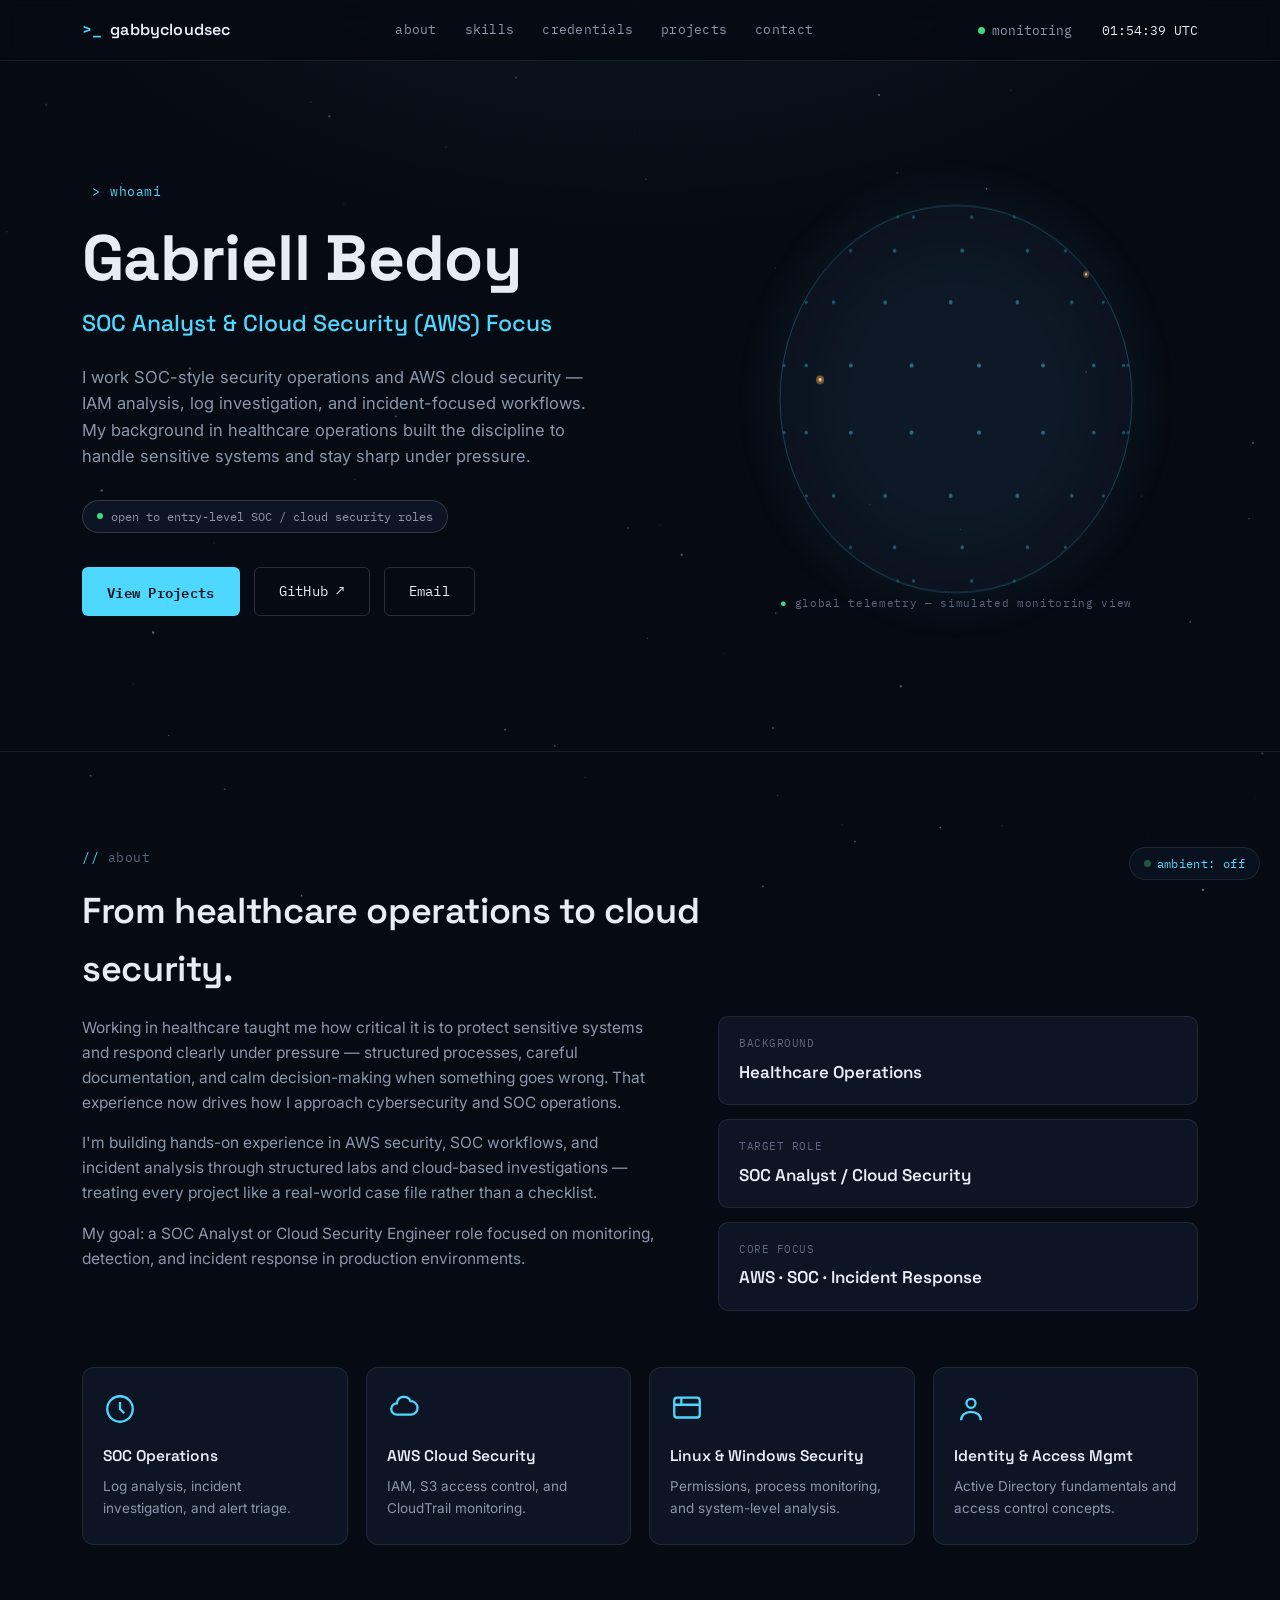
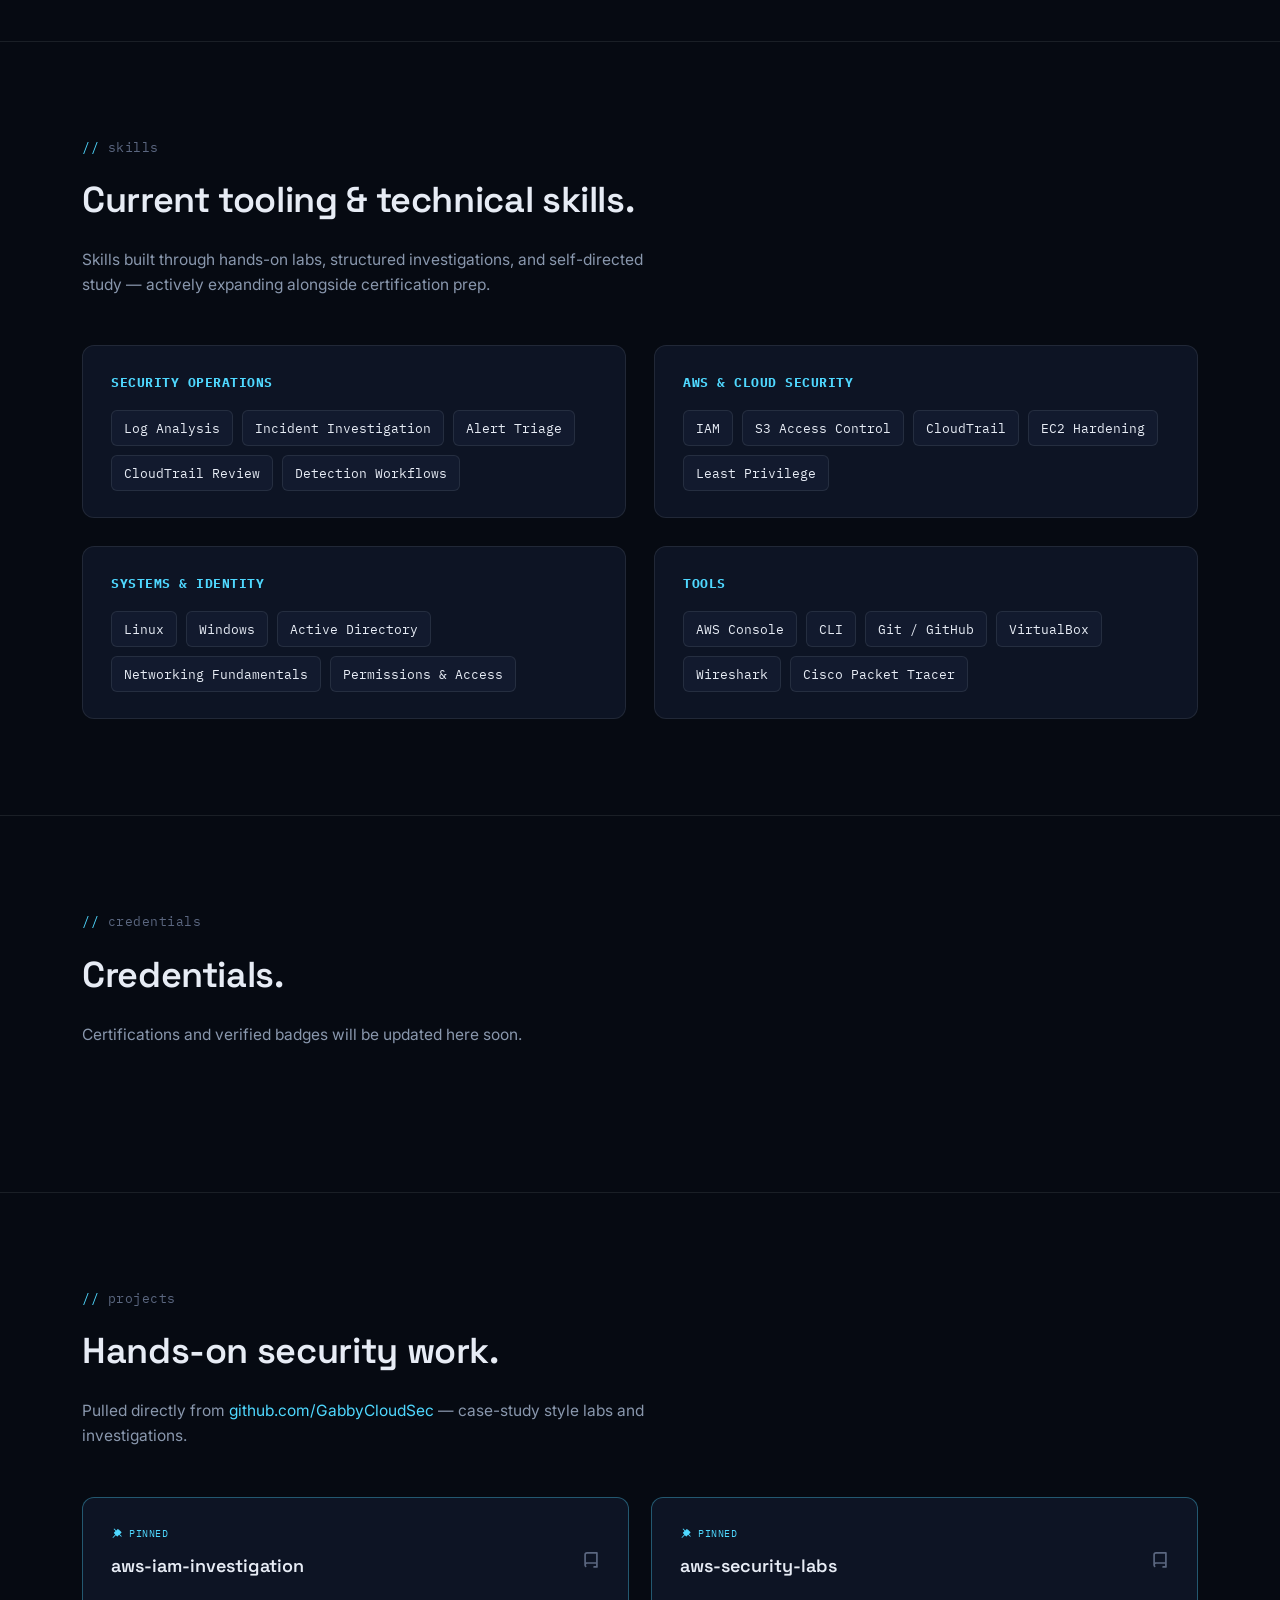
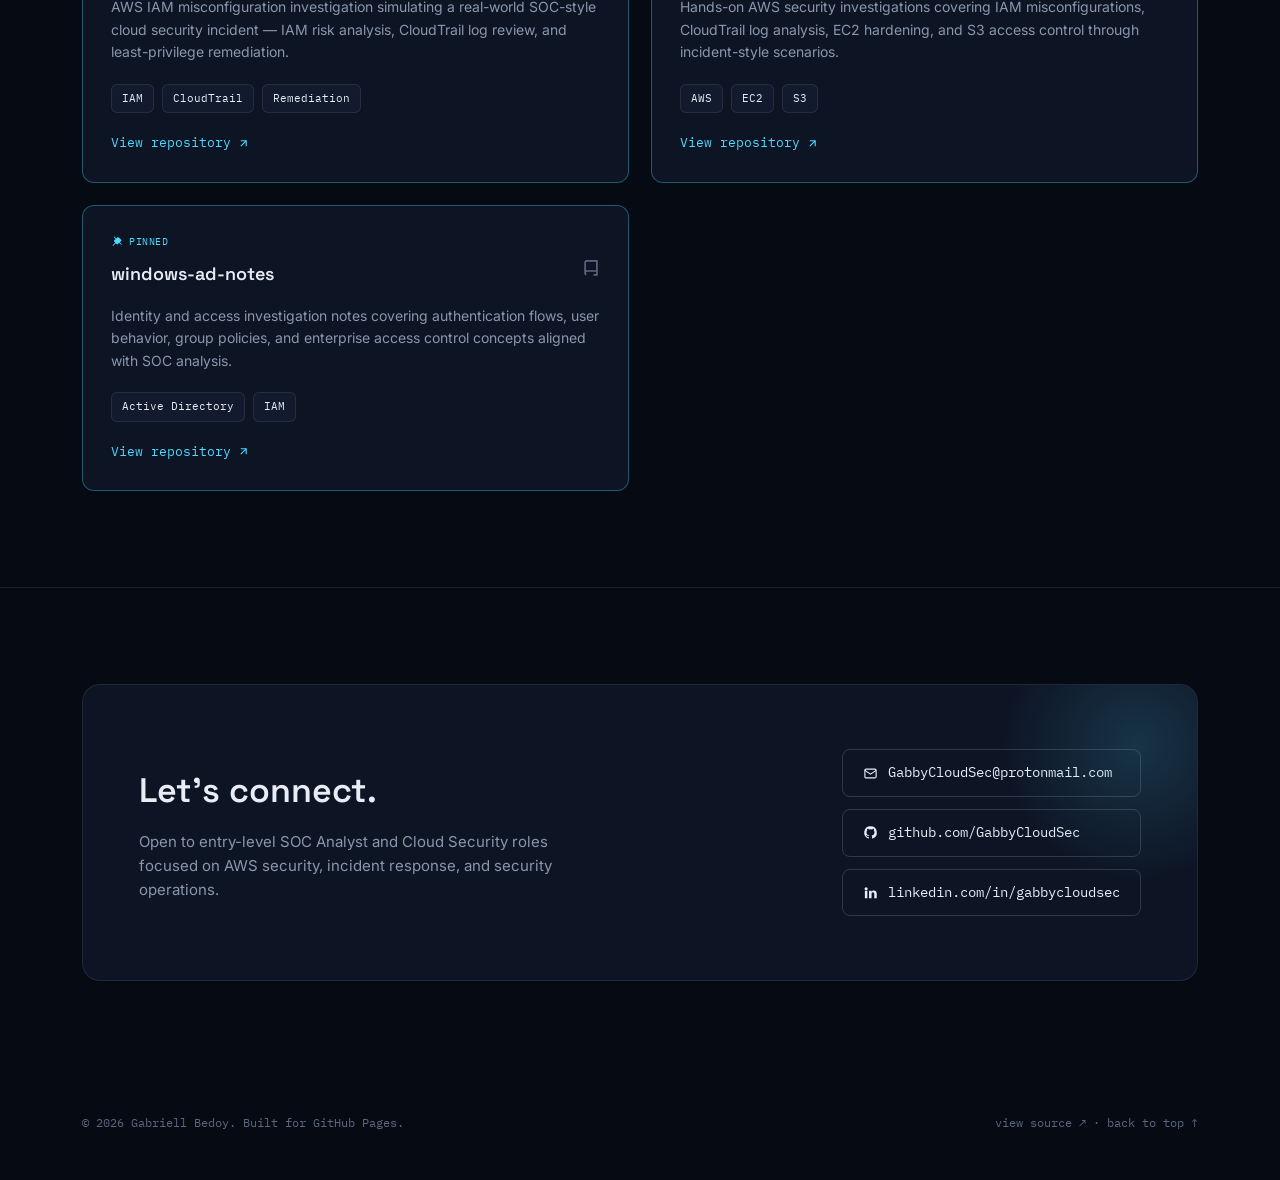
<file: index.html>
<!DOCTYPE html>
<html lang="en">
<head>
<meta charset="UTF-8">
<meta name="viewport" content="width=device-width, initial-scale=1.0">
<title>Gabriell Bedoy | SOC Analyst &amp; Cloud Security (AWS)</title>
<meta name="description" content="Gabriell Bedoy — aspiring SOC Analyst &amp; Cloud Security Engineer building hands-on AWS security, incident response, and SOC operations skills.">
<meta property="og:title" content="Gabriell Bedoy | SOC Analyst &amp; Cloud Security (AWS)">
<meta property="og:description" content="Aspiring SOC Analyst &amp; Cloud Security Engineer focused on AWS security, log analysis, and incident response.">
<meta property="og:type" content="website">
<meta property="og:url" content="https://gabbycloudsec.github.io">
<link rel="icon" href="data:image/svg+xml,%3Csvg xmlns='http://www.w3.org/2000/svg' viewBox='0 0 100 100'%3E%3Ccircle cx='50' cy='50' r='46' fill='%23060A12' stroke='%234FD8FF' stroke-width='4'/%3E%3Ccircle cx='50' cy='50' r='10' fill='%234FD8FF'/%3E%3C/svg%3E">
<link rel="preconnect" href="https://fonts.googleapis.com">
<link rel="preconnect" href="https://fonts.gstatic.com" crossorigin>
<link href="https://fonts.googleapis.com/css2?family=Space+Grotesk:wght@400;500;600;700&family=Inter:wght@400;500;600&family=IBM+Plex+Mono:wght@400;500;600&display=swap" rel="stylesheet">
<link rel="stylesheet" href="style.css">
</head>
<body>

<div id="starfield"><canvas id="starCanvas"></canvas></div>

<!-- ================= STATUS BAR / NAV ================= -->
<header class="statusbar">
  <div class="statusbar-inner">
    <a href="#top" class="brand"><span class="caret">&gt;_</span>gabbycloudsec</a>
    <nav class="nav-links" id="navLinks">
      <a href="#about">about</a>
      <a href="#skills">skills</a>
      <a href="#credentials">credentials</a>
      <a href="#projects">projects</a>
      <a href="#contact">contact</a>
    </nav>
    <div class="status-cluster mono">
      <div class="status-dot-row"><span class="pulse-dot"></span> monitoring</div>
      <span id="clock">--:--:-- UTC</span>
      <button class="menu-toggle" id="menuToggle" aria-label="Open menu" aria-expanded="false">
        <svg width="16" height="16" viewBox="0 0 24 24" fill="none" stroke="currentColor" stroke-width="2"><path d="M4 6h16M4 12h16M4 18h16"/></svg>
      </button>
    </div>
  </div>
  <div class="mobile-menu" id="mobileMenu">
    <a href="#about">about</a>
    <a href="#skills">skills</a>
    <a href="#credentials">credentials</a>
    <a href="#projects">projects</a>
    <a href="#contact">contact</a>
  </div>
</header>

<main id="top">

  <!-- ================= HERO ================= -->
  <section class="hero" style="border-bottom:1px solid var(--line);">
    <div class="wrap hero-grid">
      <div>
        <div class="eyebrow"><span class="blink">&gt;</span> whoami</div>
        <h1 class="name">Gabriell Bedoy</h1>
        <div class="role-line">SOC Analyst &amp; Cloud Security (AWS) Focus</div>
        <p class="lede">I work SOC-style security operations and AWS cloud security — IAM analysis, log investigation, and incident-focused workflows. My background in healthcare operations built the discipline to handle sensitive systems and stay sharp under pressure.</p>
        <div class="pill-row">
          <span class="pill"><span class="dot"></span> open to entry-level SOC / cloud security roles</span>
        </div>
        <div class="cta-row">
          <a href="#projects" class="btn btn-primary">View Projects</a>
          <a href="https://github.com/GabbyCloudSec" target="_blank" rel="noopener" class="btn btn-ghost">GitHub ↗</a>
          <a href="mailto:GabbyCloudSec@protonmail.com" class="btn btn-ghost">Email</a>
        </div>
      </div>
      <div class="globe-stage">
        <canvas id="globeCanvas" width="440" height="440"></canvas>
        <div class="globe-caption"><span>●</span> global telemetry — simulated monitoring view</div>
      </div>
    </div>
  </section>

  <!-- ================= ABOUT ================= -->
  <section id="about">
    <div class="wrap">
      <div class="sec-eyebrow"><span class="accent">//</span> about</div>
      <h2 class="sec-title">From healthcare operations to cloud security.</h2>
      <div class="about-grid">
        <div class="about-copy">
          <p>Working in healthcare taught me how critical it is to protect sensitive systems and respond clearly under pressure — structured processes, careful documentation, and calm decision-making when something goes wrong. That experience now drives how I approach cybersecurity and SOC operations.</p>
          <p>I'm building hands-on experience in AWS security, SOC workflows, and incident analysis through structured labs and cloud-based investigations — treating every project like a real-world case file rather than a checklist.</p>
          <p>My goal: a SOC Analyst or Cloud Security Engineer role focused on monitoring, detection, and incident response in production environments.</p>
        </div>
        <div class="stat-stack">
          <div class="stat-card"><div class="k">background</div><div class="v">Healthcare Operations</div></div>
          <div class="stat-card"><div class="k">target role</div><div class="v">SOC Analyst / Cloud Security</div></div>
          <div class="stat-card"><div class="k">core focus</div><div class="v">AWS · SOC · Incident Response</div></div>
        </div>
      </div>

      <div class="focus-grid">
        <div class="focus-card">
          <svg class="icon" viewBox="0 0 24 24" fill="none" stroke="currentColor" stroke-width="1.6"><circle cx="12" cy="12" r="9"/><path d="M12 7v5l3 3"/></svg>
          <h3>SOC Operations</h3>
          <p>Log analysis, incident investigation, and alert triage.</p>
        </div>
        <div class="focus-card">
          <svg class="icon" viewBox="0 0 24 24" fill="none" stroke="currentColor" stroke-width="1.6"><path d="M7 16a4 4 0 0 1 0-8 5 5 0 0 1 9.6-1.5A4.5 4.5 0 0 1 17 16H7Z"/></svg>
          <h3>AWS Cloud Security</h3>
          <p>IAM, S3 access control, and CloudTrail monitoring.</p>
        </div>
        <div class="focus-card">
          <svg class="icon" viewBox="0 0 24 24" fill="none" stroke="currentColor" stroke-width="1.6"><rect x="3" y="4" width="18" height="14" rx="2"/><path d="M3 9h18M8 4v5"/></svg>
          <h3>Linux &amp; Windows Security</h3>
          <p>Permissions, process monitoring, and system-level analysis.</p>
        </div>
        <div class="focus-card">
          <svg class="icon" viewBox="0 0 24 24" fill="none" stroke="currentColor" stroke-width="1.6"><circle cx="12" cy="8" r="3.2"/><path d="M5 20c0-3.6 3.1-6 7-6s7 2.4 7 6"/></svg>
          <h3>Identity &amp; Access Mgmt</h3>
          <p>Active Directory fundamentals and access control concepts.</p>
        </div>
      </div>
    </div>
  </section>

  <!-- ================= SKILLS ================= -->
  <section id="skills">
    <div class="wrap">
      <div class="sec-eyebrow"><span class="accent">//</span> skills</div>
      <h2 class="sec-title">Current tooling &amp; technical skills.</h2>
      <p class="sec-intro">Skills built through hands-on labs, structured investigations, and self-directed study — actively expanding alongside certification prep.</p>
      <div class="skills-grid">
        <div class="skill-group">
          <h3>Security Operations</h3>
          <div class="tag-row">
            <span class="tag">Log Analysis</span>
            <span class="tag">Incident Investigation</span>
            <span class="tag">Alert Triage</span>
            <span class="tag">CloudTrail Review</span>
            <span class="tag">Detection Workflows</span>
          </div>
        </div>
        <div class="skill-group">
          <h3>AWS &amp; Cloud Security</h3>
          <div class="tag-row">
            <span class="tag">IAM</span>
            <span class="tag">S3 Access Control</span>
            <span class="tag">CloudTrail</span>
            <span class="tag">EC2 Hardening</span>
            <span class="tag">Least Privilege</span>
          </div>
        </div>
        <div class="skill-group">
          <h3>Systems &amp; Identity</h3>
          <div class="tag-row">
            <span class="tag">Linux</span>
            <span class="tag">Windows</span>
            <span class="tag">Active Directory</span>
            <span class="tag">Networking Fundamentals</span>
            <span class="tag">Permissions &amp; Access</span>
          </div>
        </div>
        <div class="skill-group">
          <h3>Tools</h3>
          <div class="tag-row">
            <span class="tag">AWS Console</span>
            <span class="tag">CLI</span>
            <span class="tag">Git / GitHub</span>
            <span class="tag">VirtualBox</span>
            <span class="tag">Wireshark</span>
            <span class="tag">Cisco Packet Tracer</span>
          </div>
        </div>
      </div>
    </div>
  </section>

  <!-- ================= CREDENTIALS ================= -->
  <section id="credentials">
    <div class="wrap">
      <div class="sec-eyebrow"><span class="accent">//</span> credentials</div>
      <h2 class="sec-title">Credentials.</h2>
      <p class="sec-intro">Certifications and verified badges will be updated here soon.</p>
    </div>
  </section>

  <!-- ================= PROJECTS ================= -->
  <section id="projects">
    <div class="wrap">
      <div class="sec-eyebrow"><span class="accent">//</span> projects</div>
      <h2 class="sec-title">Hands-on security work.</h2>
      <p class="sec-intro">Pulled directly from <a href="https://github.com/GabbyCloudSec" target="_blank" rel="noopener" style="color:var(--cyan);">github.com/GabbyCloudSec</a> — case-study style labs and investigations.</p>

      <div class="project-grid">

        <div class="project-card pinned">
          <div class="pin-flag">
            <svg width="12" height="12" viewBox="0 0 24 24" fill="currentColor"><path d="M16 2 8 10l-5 1 6 6-1 5 5-5 6 6 1-5-8-8 4-8Z" opacity="0"/><path d="M14.7 3.3a1 1 0 0 1 1.4 0l4.6 4.6a1 1 0 0 1 0 1.4l-3 3 4 4-1.4 1.4-4-4-3 3a1 1 0 0 1-1.4 0L9.5 14.3 4 19.8l-1-1L8.5 13l-2.4-2.4a1 1 0 0 1 0-1.4l3-3-4-4L6.5 1l4 4 3-3a1 1 0 0 1 1.2.3Z"/></svg>
            pinned
          </div>
          <div class="project-head">
            <h3>aws-iam-investigation</h3>
            <svg class="repo-icon" viewBox="0 0 16 16" fill="currentColor"><path d="M2 2.5A2.5 2.5 0 0 1 4.5 0h8.75a.75.75 0 0 1 .75.75v12.5a.75.75 0 0 1-.75.75h-2.5a.75.75 0 1 1 0-1.5h1.75v-2H4.5a1 1 0 0 0-.714 1.7.75.75 0 0 1-1.072 1.05A2.495 2.495 0 0 1 2 11.5Zm10.5-1H4.5a1 1 0 0 0-1 1v6.708A2.5 2.5 0 0 1 4.5 9h8Z"/></svg>
          </div>
          <p class="desc">AWS IAM misconfiguration investigation simulating a real-world SOC-style cloud security incident — IAM risk analysis, CloudTrail log review, and least-privilege remediation.</p>
          <div class="project-tags">
            <span class="tag">IAM</span><span class="tag">CloudTrail</span><span class="tag">Remediation</span>
          </div>
          <a href="https://github.com/GabbyCloudSec/aws-iam-investigation" target="_blank" rel="noopener" class="project-link">
            View repository <svg viewBox="0 0 24 24" fill="none" stroke="currentColor" stroke-width="2"><path d="M7 17 17 7M7 7h10v10"/></svg>
          </a>
        </div>

        <div class="project-card pinned">
          <div class="pin-flag">
            <svg width="12" height="12" viewBox="0 0 24 24" fill="currentColor"><path d="M14.7 3.3a1 1 0 0 1 1.4 0l4.6 4.6a1 1 0 0 1 0 1.4l-3 3 4 4-1.4 1.4-4-4-3 3a1 1 0 0 1-1.4 0L9.5 14.3 4 19.8l-1-1L8.5 13l-2.4-2.4a1 1 0 0 1 0-1.4l3-3-4-4L6.5 1l4 4 3-3a1 1 0 0 1 1.2.3Z"/></svg>
            pinned
          </div>
          <div class="project-head">
            <h3>aws-security-labs</h3>
            <svg class="repo-icon" viewBox="0 0 16 16" fill="currentColor"><path d="M2 2.5A2.5 2.5 0 0 1 4.5 0h8.75a.75.75 0 0 1 .75.75v12.5a.75.75 0 0 1-.75.75h-2.5a.75.75 0 1 1 0-1.5h1.75v-2H4.5a1 1 0 0 0-.714 1.7.75.75 0 0 1-1.072 1.05A2.495 2.495 0 0 1 2 11.5Zm10.5-1H4.5a1 1 0 0 0-1 1v6.708A2.5 2.5 0 0 1 4.5 9h8Z"/></svg>
          </div>
          <p class="desc">Hands-on AWS security investigations covering IAM misconfigurations, CloudTrail log analysis, EC2 hardening, and S3 access control through incident-style scenarios.</p>
          <div class="project-tags">
            <span class="tag">AWS</span><span class="tag">EC2</span><span class="tag">S3</span>
          </div>
          <a href="https://github.com/GabbyCloudSec/aws-security-labs" target="_blank" rel="noopener" class="project-link">
            View repository <svg viewBox="0 0 24 24" fill="none" stroke="currentColor" stroke-width="2"><path d="M7 17 17 7M7 7h10v10"/></svg>
          </a>
        </div>

        <div class="project-card pinned">
          <div class="pin-flag">
            <svg width="12" height="12" viewBox="0 0 24 24" fill="currentColor"><path d="M14.7 3.3a1 1 0 0 1 1.4 0l4.6 4.6a1 1 0 0 1 0 1.4l-3 3 4 4-1.4 1.4-4-4-3 3a1 1 0 0 1-1.4 0L9.5 14.3 4 19.8l-1-1L8.5 13l-2.4-2.4a1 1 0 0 1 0-1.4l3-3-4-4L6.5 1l4 4 3-3a1 1 0 0 1 1.2.3Z"/></svg>
            pinned
          </div>
          <div class="project-head">
            <h3>windows-ad-notes</h3>
            <svg class="repo-icon" viewBox="0 0 16 16" fill="currentColor"><path d="M2 2.5A2.5 2.5 0 0 1 4.5 0h8.75a.75.75 0 0 1 .75.75v12.5a.75.75 0 0 1-.75.75h-2.5a.75.75 0 1 1 0-1.5h1.75v-2H4.5a1 1 0 0 0-.714 1.7.75.75 0 0 1-1.072 1.05A2.495 2.495 0 0 1 2 11.5Zm10.5-1H4.5a1 1 0 0 0-1 1v6.708A2.5 2.5 0 0 1 4.5 9h8Z"/></svg>
          </div>
          <p class="desc">Identity and access investigation notes covering authentication flows, user behavior, group policies, and enterprise access control concepts aligned with SOC analysis.</p>
          <div class="project-tags">
            <span class="tag">Active Directory</span><span class="tag">IAM</span>
          </div>
          <a href="https://github.com/GabbyCloudSec/windows-ad-notes" target="_blank" rel="noopener" class="project-link">
            View repository <svg viewBox="0 0 24 24" fill="none" stroke="currentColor" stroke-width="2"><path d="M7 17 17 7M7 7h10v10"/></svg>
          </a>
        </div>

      </div>
    </div>
  </section>

  <!-- ================= CONTACT ================= -->
  <section id="contact" class="contact-section">
    <div class="wrap">
      <div class="contact-panel">
        <div class="contact-copy">
          <h2>Let's connect.</h2>
          <p>Open to entry-level SOC Analyst and Cloud Security roles focused on AWS security, incident response, and security operations.</p>
        </div>
        <div class="contact-links">
          <a href="mailto:GabbyCloudSec@protonmail.com" class="contact-link-btn">
            <svg viewBox="0 0 24 24" fill="none" stroke="currentColor" stroke-width="1.8"><rect x="3" y="5" width="18" height="14" rx="2"/><path d="m3 7 9 6 9-6"/></svg>
            GabbyCloudSec@protonmail.com
          </a>
          <a href="https://github.com/GabbyCloudSec" target="_blank" rel="noopener" class="contact-link-btn">
            <svg viewBox="0 0 24 24" fill="currentColor"><path d="M12 2a10 10 0 0 0-3.16 19.5c.5.1.68-.22.68-.48v-1.7c-2.78.6-3.37-1.34-3.37-1.34-.45-1.15-1.1-1.46-1.1-1.46-.9-.62.07-.6.07-.6 1 .07 1.53 1.03 1.53 1.03.89 1.52 2.34 1.08 2.91.83.09-.65.35-1.08.63-1.33-2.22-.25-4.56-1.11-4.56-4.94 0-1.1.39-1.99 1.03-2.69-.1-.25-.45-1.27.1-2.64 0 0 .84-.27 2.75 1.02a9.5 9.5 0 0 1 5 0c1.91-1.3 2.75-1.02 2.75-1.02.55 1.37.2 2.39.1 2.64.64.7 1.03 1.59 1.03 2.69 0 3.84-2.35 4.69-4.58 4.94.36.31.68.92.68 1.85v2.75c0 .26.18.58.69.48A10 10 0 0 0 12 2Z"/></svg>
            github.com/GabbyCloudSec
          </a>
          <a href="https://www.linkedin.com/in/gabbycloudsec" target="_blank" rel="noopener" class="contact-link-btn">
            <svg viewBox="0 0 24 24" fill="currentColor"><path d="M4.98 3.5a2.5 2.5 0 1 1 0 5 2.5 2.5 0 0 1 0-5ZM3 9h4v12H3V9Zm6.5 0h3.8v1.71h.05c.53-1 1.83-2.06 3.77-2.06C21 8.65 22 11.05 22 14.4V21h-4v-6c0-1.43-.03-3.27-2-3.27-2 0-2.3 1.56-2.3 3.17V21h-4V9Z"/></svg>
            linkedin.com/in/gabbycloudsec
          </a>
        </div>
      </div>
    </div>
  </section>

</main>

<footer>
  <div class="wrap footer-inner">
    <span>© 2026 Gabriell Bedoy. Built for GitHub Pages.</span>
    <span><a href="https://github.com/GabbyCloudSec/gabbycloudsec.github.io" target="_blank" rel="noopener">view source ↗</a> · <a href="#top">back to top ↑</a></span>
  </div>
</footer>

<!-- ================= AMBIENT SOUND TOGGLE ================= -->
<button id="ambientToggle" class="mono" aria-label="Toggle ambient sound" style="
  position: fixed;
  bottom: 20px;
  right: 20px;
  z-index: 999;
  background: rgba(13,20,36,0.7);
  border: 1px solid var(--line, rgba(79,216,255,0.25));
  color: var(--cyan, #4FD8FF);
  border-radius: 999px;
  padding: 8px 14px;
  font-size: 12px;
  letter-spacing: 0.03em;
  cursor: pointer;
  backdrop-filter: blur(4px);
  display: flex;
  align-items: center;
  gap: 6px;
  transition: background 0.2s ease, border-color 0.2s ease;
">
  <span class="pulse-dot" id="ambientDot" style="opacity:0.35;"></span> ambient: off
</button>

<script>
/* ===================== AMBIENT SPACE NOISE ===================== */
(function(){
  let ctx, gainNode, isPlaying = false;
  const btn = document.getElementById('ambientToggle');
  const dot = document.getElementById('ambientDot');

  function startAmbient(){
    ctx = new (window.AudioContext || window.webkitAudioContext)();

    const bufferSize = 2 * ctx.sampleRate;
    const noiseBuffer = ctx.createBuffer(1, bufferSize, ctx.sampleRate);
    const output = noiseBuffer.getChannelData(0);
    let lastOut = 0;
    for (let i = 0; i < bufferSize; i++) {
      const white = Math.random() * 2 - 1;
      output[i] = (lastOut + 0.02 * white) / 1.02;
      lastOut = output[i];
      output[i] *= 3.5;
    }
    const noise = ctx.createBufferSource();
    noise.buffer = noiseBuffer;
    noise.loop = true;

    const noiseFilter = ctx.createBiquadFilter();
    noiseFilter.type = 'lowpass';
    noiseFilter.frequency.value = 400;

    const osc1 = ctx.createOscillator();
    osc1.type = 'sine';
    osc1.frequency.value = 55;

    const osc2 = ctx.createOscillator();
    osc2.type = 'sine';
    osc2.frequency.value = 55.5;

    const droneGain = ctx.createGain();
    droneGain.gain.value = 0.03;

    gainNode = ctx.createGain();
    gainNode.gain.value = 0;

    noise.connect(noiseFilter).connect(gainNode);
    osc1.connect(droneGain);
    osc2.connect(droneGain);
    droneGain.connect(gainNode);
    gainNode.connect(ctx.destination);

    noise.start();
    osc1.start();
    osc2.start();

    gainNode.gain.linearRampToValueAtTime(0.05, ctx.currentTime + 2);

    isPlaying = true;
    btn.innerHTML = '<span class="pulse-dot" style="opacity:1;"></span> ambient: on';
  }

  function stopAmbient(){
    if (gainNode) {
      gainNode.gain.linearRampToValueAtTime(0, ctx.currentTime + 1);
      setTimeout(() => ctx.close(), 1100);
    }
    isPlaying = false;
    btn.innerHTML = '<span class="pulse-dot" style="opacity:0.35;"></span> ambient: off';
  }

  btn.addEventListener('click', () => {
    if (!isPlaying) startAmbient();
    else stopAmbient();
  });
})();

/* ===================== CLOCK ===================== */
function tickClock(){
  const el = document.getElementById('clock');
  if(!el) return;
  const d = new Date();
  const hh = String(d.getUTCHours()).padStart(2,'0');
  const mm = String(d.getUTCMinutes()).padStart(2,'0');
  const ss = String(d.getUTCSeconds()).padStart(2,'0');
  el.textContent = `${hh}:${mm}:${ss} UTC`;
}
tickClock();
setInterval(tickClock, 1000);

/* ===================== MOBILE NAV ===================== */
(function(){
  const btn = document.getElementById('menuToggle');
  const menu = document.getElementById('mobileMenu');
  if(!btn || !menu) return;
  btn.addEventListener('click', () => {
    const open = menu.classList.toggle('open');
    btn.setAttribute('aria-expanded', open ? 'true' : 'false');
  });
  menu.querySelectorAll('a').forEach(a => a.addEventListener('click', () => {
    menu.classList.remove('open');
    btn.setAttribute('aria-expanded', 'false');
  }));
})();

/* ===================== STARFIELD ===================== */
(function(){
  const canvas = document.getElementById('starCanvas');
  const ctx = canvas.getContext('2d');
  const reduceMotion = window.matchMedia('(prefers-reduced-motion: reduce)').matches;
  let stars = [];
  function resize(){
    canvas.width = window.innerWidth * devicePixelRatio;
    canvas.height = window.innerHeight * devicePixelRatio;
    canvas.style.width = window.innerWidth + 'px';
    canvas.style.height = window.innerHeight + 'px';
    const count = Math.min(90, Math.floor(window.innerWidth/16));
    stars = Array.from({length:count}, () => ({
      x: Math.random()*canvas.width,
      y: Math.random()*canvas.height,
      r: Math.random()*1.0*devicePixelRatio + 0.25,
      a: Math.random()*0.35 + 0.08,
      tw: Math.random()*0.01 + 0.003,
      dir: Math.random() > 0.5 ? 1 : -1
    }));
  }
  function draw(){
    ctx.clearRect(0,0,canvas.width,canvas.height);
    for(const s of stars){
      if(!reduceMotion){
        s.a += s.tw*s.dir;
        if(s.a > 0.85 || s.a < 0.1) s.dir *= -1;
      }
      ctx.beginPath();
      ctx.arc(s.x, s.y, s.r, 0, Math.PI*2);
      ctx.fillStyle = `rgba(231,236,245,${s.a})`;
      ctx.fill();
    }
    if(!reduceMotion) requestAnimationFrame(draw);
  }
  window.addEventListener('resize', resize);
  resize();
  draw();
})();

/* ===================== ROTATING GLOBE (SOC monitoring visual) ===================== */
(function(){
  const canvas = document.getElementById('globeCanvas');
  if(!canvas) return;
  const ctx = canvas.getContext('2d');
  const reduceMotion = window.matchMedia('(prefers-reduced-motion: reduce)').matches;
  const DPR = Math.min(devicePixelRatio || 1, 2);

  function fitCanvas(){
    const size = canvas.clientWidth || 440;
    canvas.width = size * DPR;
    canvas.height = size * DPR;
  }
  fitCanvas();
  window.addEventListener('resize', fitCanvas);

  const LAT_STEPS = 9;
  const LON_STEPS = 16;
  const points = [];
  for(let i=1;i<LAT_STEPS;i++){
    const lat = (Math.PI * i/LAT_STEPS) - Math.PI/2;
    const ringR = Math.cos(lat);
    const y = Math.sin(lat);
    const steps = Math.max(6, Math.round(LON_STEPS * ringR));
    for(let j=0;j<steps;j++){
      const lon = (Math.PI*2*j/steps);
      points.push({lat, lon, baseY:y, ringR});
    }
  }

  const markers = [
    {lat: 0.70, lon: 0.0},
    {lat: 0.10, lon: 2.2},
    {lat: -0.45, lon: -1.6},
    {lat: 0.55, lon: -2.6}
  ];

  let rotation = 0;
  let arcTimer = 0;
  let activeArc = null;

  function project(lat, lon, rot, R){
    const totalLon = lon + rot;
    const x = Math.cos(lat) * Math.cos(totalLon);
    const z = Math.cos(lat) * Math.sin(totalLon);
    const y = Math.sin(lat);
    return { x: x*R, y: -y*R, z, visible: z > -0.15 };
  }

  function draw(){
    const size = canvas.width;
    const cx = size/2, cy = size/2;
    const R = size*0.40;
    ctx.clearRect(0,0,size,size);

    const grad = ctx.createRadialGradient(cx,cy,R*0.6,cx,cy,R*1.25);
    grad.addColorStop(0, 'rgba(79,216,255,0.10)');
    grad.addColorStop(1, 'rgba(79,216,255,0)');
    ctx.fillStyle = grad;
    ctx.beginPath();
    ctx.arc(cx,cy,R*1.25,0,Math.PI*2);
    ctx.fill();

    ctx.beginPath();
    ctx.arc(cx,cy,R,0,Math.PI*2);
    ctx.fillStyle = 'rgba(13,20,36,0.55)';
    ctx.fill();
    ctx.lineWidth = 1*DPR;
    ctx.strokeStyle = 'rgba(79,216,255,0.25)';
    ctx.stroke();

    for(const p of points){
      const proj = project(p.lat, p.lon, rotation, R);
      if(!proj.visible) continue;
      const depth = (proj.z + 1) / 2;
      const px = cx + proj.x, py = cy + proj.y;
      ctx.beginPath();
      ctx.arc(px, py, (0.9 + depth*1.1)*DPR, 0, Math.PI*2);
      ctx.fillStyle = `rgba(79,216,255,${0.10 + depth*0.35})`;
      ctx.fill();
    }

    const visMarkers = [];
    markers.forEach((m, idx) => {
      const proj = project(m.lat, m.lon, rotation, R);
      if(proj.visible){
        const depth = (proj.z + 1) / 2;
        const px = cx + proj.x, py = cy + proj.y;
        visMarkers.push({idx, px, py, depth});
        const pulse = 0.6 + 0.4*Math.sin(Date.now()/450 + idx*1.7);
        ctx.beginPath();
        ctx.arc(px, py, (3.2*DPR)*depth + pulse*1.5*DPR, 0, Math.PI*2);
        ctx.fillStyle = `rgba(255,180,84,${0.55*depth})`;
        ctx.fill();
        ctx.beginPath();
        ctx.arc(px, py, 1.8*DPR*depth, 0, Math.PI*2);
        ctx.fillStyle = '#ffd9a0';
        ctx.fill();
      }
    });

    if(!reduceMotion){
      arcTimer++;
      if(!activeArc && visMarkers.length >= 2 && arcTimer % 140 === 0){
        const a = visMarkers[Math.floor(Math.random()*visMarkers.length)];
        let b = visMarkers[Math.floor(Math.random()*visMarkers.length)];
        if(b.idx === a.idx) b = visMarkers[(visMarkers.indexOf(b)+1)%visMarkers.length];
        activeArc = {a, b, t:0};
      }
      if(activeArc){
        const {a,b} = activeArc;
        const midX = (a.px+b.px)/2, midY = (a.py+b.py)/2 - R*0.28;
        const t = activeArc.t;
        ctx.beginPath();
        ctx.moveTo(a.px,a.py);
        ctx.quadraticCurveTo(midX, midY, b.px, b.py);
        ctx.strokeStyle = 'rgba(79,216,255,0.35)';
        ctx.lineWidth = 1*DPR;
        ctx.stroke();
        const tt = t;
        const x = (1-tt)*(1-tt)*a.px + 2*(1-tt)*tt*midX + tt*tt*b.px;
        const y = (1-tt)*(1-tt)*a.py + 2*(1-tt)*tt*midY + tt*tt*b.py;
        ctx.beginPath();
        ctx.arc(x,y,2.2*DPR,0,Math.PI*2);
        ctx.fillStyle = '#4fd8ff';
        ctx.fill();
        activeArc.t += 0.018;
        if(activeArc.t >= 1) activeArc = null;
      }
    }

    if(!reduceMotion) rotation += 0.0032;
    requestAnimationFrame(draw);
  }
  draw();
})();
</script>

</body>
</html>
</file>
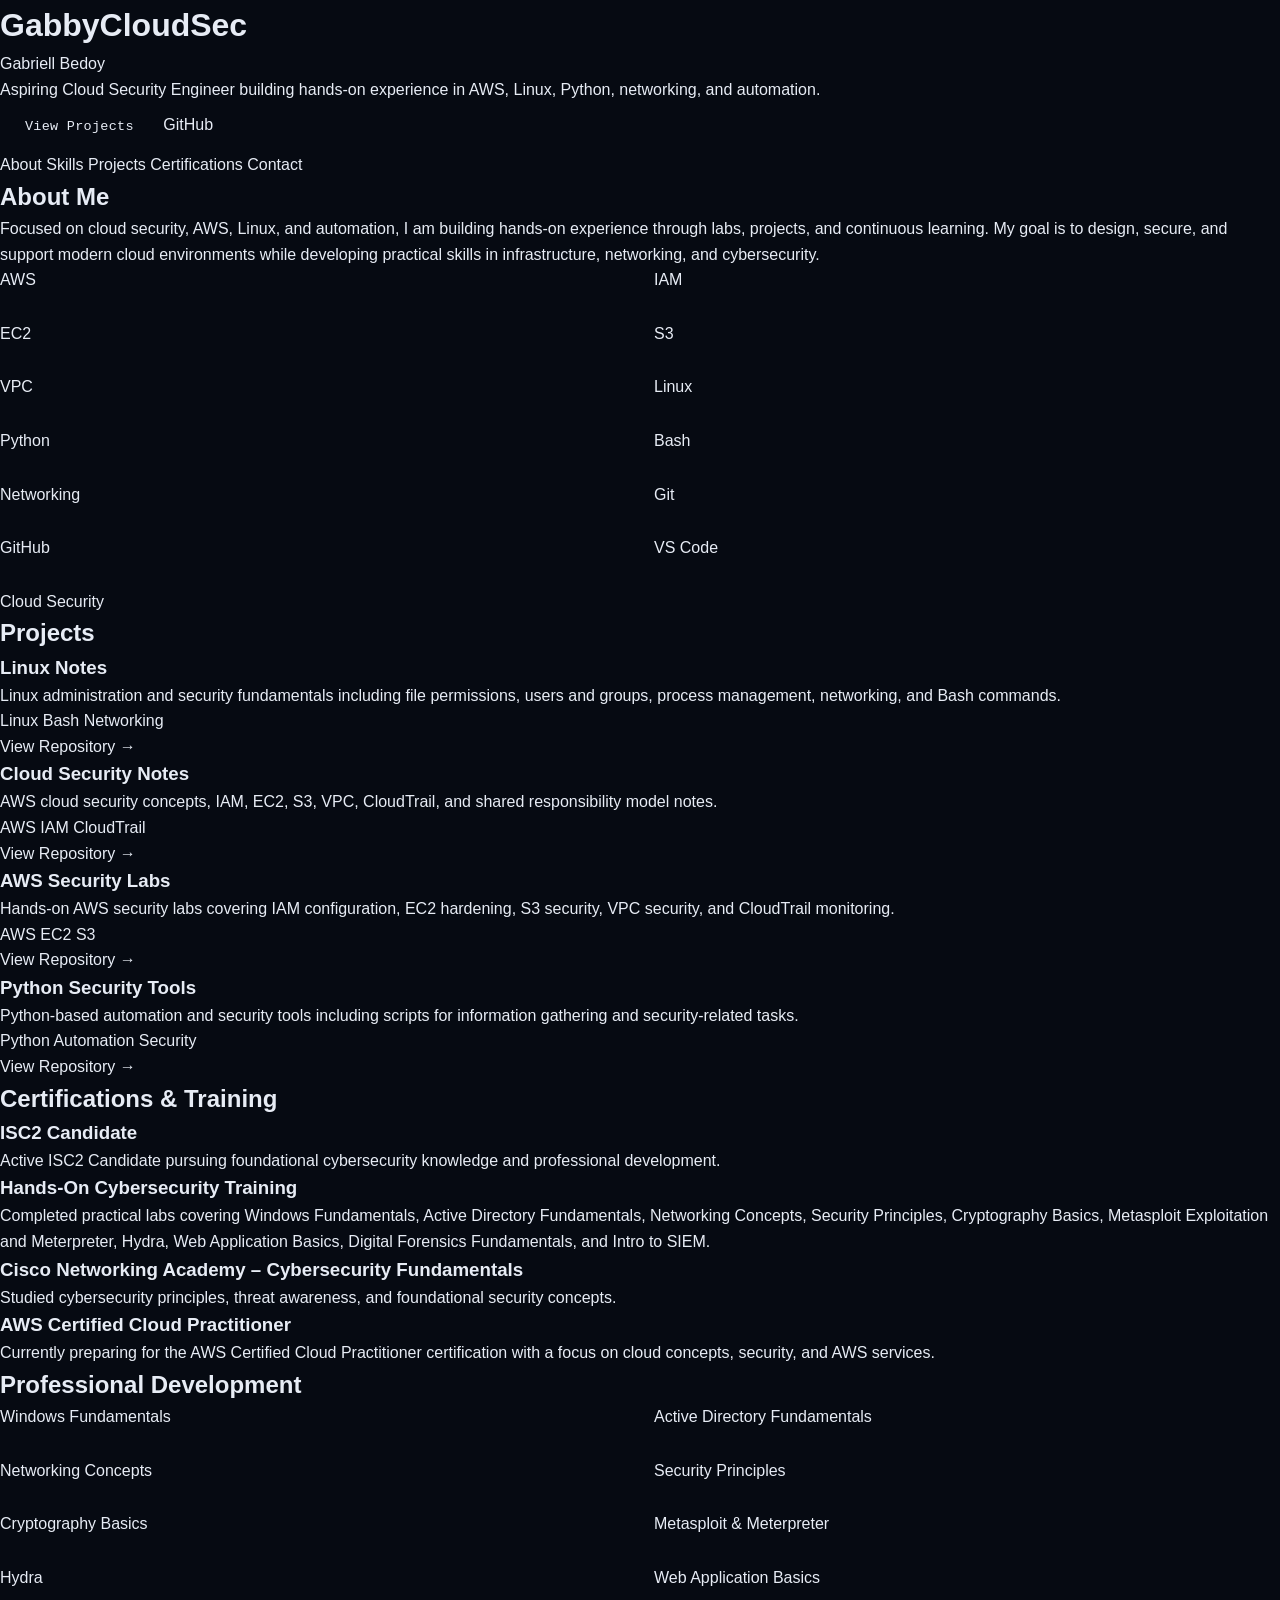
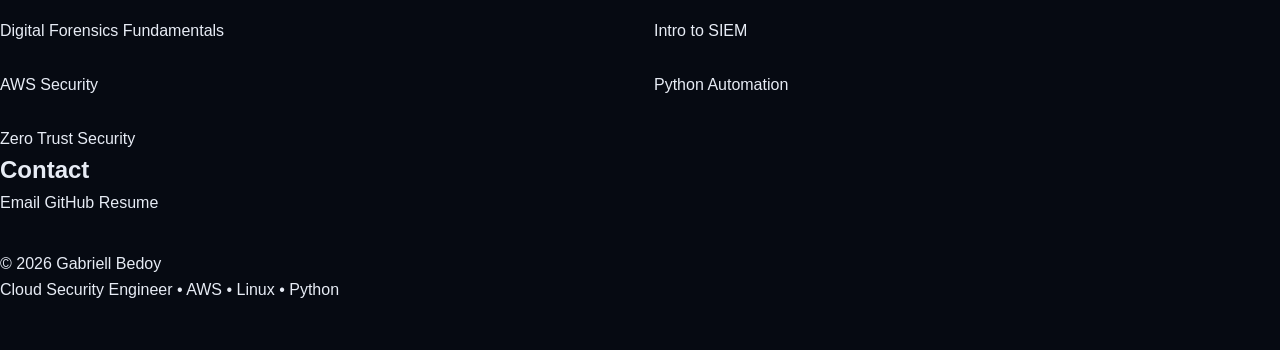
<file: index-backup.html>
<!DOCTYPE html>
<html lang="en">
<head>
    <meta charset="UTF-8">
    <meta name="viewport" content="width=device-width, initial-scale=1.0">
    <title>GabbyCloudSec | Cloud Security Engineer Portfolio</title>

    <link rel="preconnect" href="https://fonts.googleapis.com">
    <link rel="preconnect" href="https://fonts.gstatic.com" crossorigin>

    <link href="https://fonts.googleapis.com/css2?family=Space+Grotesk:wght@300;400;500;600;700&display=swap" rel="stylesheet">

    <link rel="stylesheet" href="style.css">
</head>

<body>

<div class="grid-bg"></div>

<header>
    <h1 class="hero-title">GabbyCloudSec</h1>

<p class="real-name">
    Gabriell Bedoy
</p>

    <p class="subtitle">
        Aspiring Cloud Security Engineer building hands-on experience in AWS, Linux, Python, networking, and automation.
    </p>


<div class="hero-buttons">
    <a href="#projects" class="btn">
        View Projects
    </a>

    <a href="https://github.com/GabbyCloudSec"
       target="_blank"
       class="btn-secondary">
        GitHub
    </a>
</div>

    <nav>
        <a href="#about">About</a>
        <a href="#skills">Skills</a>
        <a href="#projects">Projects</a>
        <a href="#certs">Certifications</a>
        <a href="#contact">Contact</a>
    </nav>
</header>


<div class="section" id="about">
    <h2>About Me</h2>

    <p>
       <p>

Focused on cloud security, AWS, Linux, and automation, I am building hands-on experience through labs, projects, and continuous learning. My goal is to design, secure, and support modern cloud environments while developing practical skills in infrastructure, networking, and cybersecurity.

</p>
    </p>
</div>



<div class="skills-grid">

<div class="skill-card">AWS</div>
<div class="skill-card">IAM</div>
<div class="skill-card">EC2</div>
<div class="skill-card">S3</div>
<div class="skill-card">VPC</div>

<div class="skill-card">Linux</div>
<div class="skill-card">Python</div>
<div class="skill-card">Bash</div>
<div class="skill-card">Networking</div>

<div class="skill-card">Git</div>
<div class="skill-card">GitHub</div>
<div class="skill-card">VS Code</div>
<div class="skill-card">Cloud Security</div>

</div>


<div class="section" id="projects">
    <h2>Projects</h2>

    <div class="project">
        <h3>Linux Notes</h3>
       <p>
Linux administration and security fundamentals including file permissions,
users and groups, process management, networking, and Bash commands.
</p>

<div class="tech-stack">
    <span>Linux</span>
    <span>Bash</span>
    <span>Networking</span>
</div>

<a href="https://github.com/GabbyCloudSec/linux-notes" target="_blank">
    View Repository →
</a>
    </div>

    <div class="project">
        <h3>Cloud Security Notes</h3>
        <p>
            AWS cloud security concepts, IAM, EC2, S3, VPC, CloudTrail, and
            shared responsibility model notes.
        </p>
       
        <div class="tech-stack">
    <span>AWS</span>
    <span>IAM</span>
    <span>CloudTrail</span>
</div>
        
        <a href="https://github.com/GabbyCloudSec/cloud-security-notes" target="_blank">
            View Repository →
        </a>
    </div>

    <div class="project">
        <h3>AWS Security Labs</h3>
        <p>
            Hands-on AWS security labs covering IAM configuration, EC2 hardening,
            S3 security, VPC security, and CloudTrail monitoring.
        </p>
       
        <div class="tech-stack">
    <span>AWS</span>
    <span>EC2</span>
    <span>S3</span>
</div>
        
        <a href="https://github.com/GabbyCloudSec/aws-security-labs" target="_blank">
            View Repository →
        </a>
    </div>

    <div class="project">
        <h3>Python Security Tools</h3>
        <p>
            Python-based automation and security tools including scripts for
            information gathering and security-related tasks.
        </p>
       <div class="tech-stack">
    <span>Python</span>
    <span>Automation</span>
    <span>Security</span>
</div>
        
        
        <a href="https://github.com/GabbyCloudSec/python-security-tools" target="_blank">
            View Repository →
        </a>
    </div>

</div>


<div class="section" id="certs">

    <h2>Certifications & Training</h2>

    <div class="project">

        <h3>ISC2 Candidate</h3>

        <p>
            Active ISC2 Candidate pursuing foundational cybersecurity knowledge and professional development.
        </p>

    </div>

    <div class="project">


<h3>Hands-On Cybersecurity Training</h3>

<p>
    Completed practical labs covering Windows Fundamentals, Active Directory Fundamentals, Networking Concepts, Security Principles, Cryptography Basics, Metasploit Exploitation and Meterpreter, Hydra, Web Application Basics, Digital Forensics Fundamentals, and Intro to SIEM.
</p>


</div>


    <div class="project">

        <h3>Cisco Networking Academy – Cybersecurity Fundamentals</h3>

        <p>
            Studied cybersecurity principles, threat awareness, and foundational security concepts.
        </p>

    </div>

    <div class="project">

        <h3>AWS Certified Cloud Practitioner</h3>

        <p>
            Currently preparing for the AWS Certified Cloud Practitioner certification with a focus on cloud concepts, security, and AWS services.
        </p>

    </div>

</div>



<div class="section" id="development">

<h2>Professional Development</h2>

<div class="skills-grid">

    <div class="skill-card">Windows Fundamentals</div>

    <div class="skill-card">Active Directory Fundamentals</div>

    <div class="skill-card">Networking Concepts</div>

    <div class="skill-card">Security Principles</div>

    <div class="skill-card">Cryptography Basics</div>

    <div class="skill-card">Metasploit & Meterpreter</div>

    <div class="skill-card">Hydra</div>

    <div class="skill-card">Web Application Basics</div>

    <div class="skill-card">Digital Forensics Fundamentals</div>

    <div class="skill-card">Intro to SIEM</div>

    <div class="skill-card">AWS Security</div>

    <div class="skill-card">Python Automation</div>

    <div class="skill-card">Zero Trust Security</div>

</div>

</div>




<div class="section" id="contact">


<h2>Contact</h2>

<div class="contact-grid">

    <a class="contact-card"
       href="mailto:gabbycloudsec@protonmail.com">
        Email
    </a>

    <a class="contact-card"
       href="https://github.com/GabbyCloudSec"
       target="_blank">
        GitHub
    </a>

    <a class="contact-card"
       href="#">
        Resume
    </a>

</div>


</div>

<footer>


<p>© 2026 Gabriell Bedoy</p>

<p class="footer-subtitle">
    Cloud Security Engineer • AWS • Linux • Python
</p>


</footer>

</body>

</html>
</file>
<file: style.css>
/* ================= TOKENS ================= */
  :root{
    --bg-void:#060a12;
    --bg-panel:#0d1424;
    --bg-panel-soft:#121a2e;
    --bg-panel-soft-2:#16203a;
    --line:rgba(231,236,245,0.09);
    --line-strong:rgba(231,236,245,0.16);
    --text-primary:#e7ecf5;
    --text-muted:#8997ad;
    --text-faint:#5b6780;
    --cyan:#4fd8ff;
    --cyan-dim:rgba(79,216,255,0.14);
    --amber:#ffb454;
    --green:#3ddc84;
    --red:#ff6b6b;
    --font-display:'Space Grotesk', 'Segoe UI', sans-serif;
    --font-body:'Inter', 'Segoe UI', sans-serif;
    --font-mono:'IBM Plex Mono', 'SFMono-Regular', Consolas, monospace;
    --max:1180px;
  }

  *{margin:0;padding:0;box-sizing:border-box;}
  html{scroll-behavior:smooth;}
  body{
    background:var(--bg-void);
    color:var(--text-primary);
    font-family:var(--font-body);
    line-height:1.6;
    -webkit-font-smoothing:antialiased;
    overflow-x:hidden;
  }
  ::selection{background:var(--cyan-dim); color:var(--cyan);}
  a{color:inherit; text-decoration:none;}
  img,svg{display:block; max-width:100%;}

  :focus-visible{
    outline:2px solid var(--cyan);
    outline-offset:3px;
    border-radius:2px;
  }

  .wrap{max-width:var(--max); margin:0 auto; padding:0 32px;}
  .mono{font-family:var(--font-mono);}

  /* background starfield */
  #starfield{
    position:fixed; inset:0; z-index:0; pointer-events:none;
    background:
      radial-gradient(ellipse 80% 60% at 50% -10%, rgba(79,216,255,0.08), transparent 60%),
      var(--bg-void);
  }
  #starfield canvas{position:absolute; inset:0; width:100%; height:100%;}

  main, header, footer{position:relative; z-index:1;}

  /* ================= TOP STATUS BAR ================= */
  .statusbar{
    position:sticky; top:0; z-index:50;
    background:rgba(6,10,18,0.82);
    backdrop-filter:blur(10px);
    border-bottom:1px solid var(--line);
  }
  .statusbar-inner{
    max-width:var(--max); margin:0 auto; padding:0 32px;
    display:flex; align-items:center; justify-content:space-between;
    height:60px;
    font-family:var(--font-mono);
    font-size:12.5px;
  }
  .brand{
    font-family:var(--font-display);
    font-weight:600;
    font-size:16px;
    letter-spacing:0.01em;
    color:var(--text-primary);
    display:flex; align-items:center; gap:8px;
  }
  .brand .caret{color:var(--cyan);}
  .nav-links{display:flex; gap:28px; align-items:center;}
  .nav-links a{
    color:var(--text-muted);
    font-size:13px;
    letter-spacing:0.02em;
    transition:color .15s ease;
    position:relative;
  }
  .nav-links a:hover{color:var(--cyan);}
  .status-cluster{display:flex; align-items:center; gap:18px; color:var(--text-muted);}
  .status-dot-row{display:flex; align-items:center; gap:7px;}
  .pulse-dot{
    width:7px; height:7px; border-radius:50%;
    background:var(--green);
    box-shadow:0 0 0 0 rgba(61,220,132,0.6);
    animation:pulseDot 2.2s infinite;
  }
  @keyframes pulseDot{
    0%{box-shadow:0 0 0 0 rgba(61,220,132,0.55);}
    70%{box-shadow:0 0 0 6px rgba(61,220,132,0);}
    100%{box-shadow:0 0 0 0 rgba(61,220,132,0);}
  }
  #clock{color:var(--text-primary); min-width:108px; text-align:right;}
  .menu-toggle{display:none; align-items:center; justify-content:center; background:none; border:1px solid var(--line-strong); color:var(--text-primary); width:36px; height:36px; border-radius:6px; cursor:pointer; flex-shrink:0;}
  .mobile-menu{
    display:none;
    flex-direction:column;
    background:var(--bg-panel);
    border-bottom:1px solid var(--line);
    font-family:var(--font-mono);
    font-size:14px;
  }
  .mobile-menu.open{display:flex;}
  .mobile-menu a{padding:14px 20px; border-bottom:1px solid var(--line); color:var(--text-muted);}
  .mobile-menu a:last-child{border-bottom:none;}
  .mobile-menu a:hover{color:var(--cyan);}

  /* ================= HERO ================= */
  .hero{
    padding:96px 0 110px;
    position:relative;
    border-bottom:1px solid var(--line);
  }
  .hero-grid{
    display:grid;
    grid-template-columns:1.1fr 0.9fr;
    gap:40px;
    align-items:center;
  }
  .eyebrow{
    font-family:var(--font-mono);
    font-size:13px;
    color:var(--cyan);
    letter-spacing:0.04em;
    display:flex; align-items:center; gap:10px;
    margin-bottom:22px;
  }
  .eyebrow::before{content:'';}
  .eyebrow .blink{
    display:inline-block; width:8px; color:var(--cyan);
    animation:blink 1.1s steps(1) infinite;
  }
  @keyframes blink{ 50%{ opacity:0; } }

  h1.name{
    font-family:var(--font-display);
    font-weight:700;
    font-size:clamp(40px, 6vw, 64px);
    line-height:1.04;
    letter-spacing:-0.01em;
    margin-bottom:14px;
  }
  .role-line{
    font-family:var(--font-display);
    font-weight:500;
    font-size:clamp(18px, 2.4vw, 23px);
    color:var(--cyan);
    margin-bottom:22px;
  }
  .hero p.lede{
    color:var(--text-muted);
    font-size:16.5px;
    max-width:520px;
    margin-bottom:30px;
  }
  .pill-row{display:flex; flex-wrap:wrap; gap:10px; margin-bottom:34px;}
  .pill{
    font-family:var(--font-mono);
    font-size:12px;
    color:var(--text-muted);
    border:1px solid var(--line-strong);
    border-radius:100px;
    padding:6px 14px;
    background:var(--bg-panel);
    display:flex; align-items:center; gap:8px;
  }
  .pill .dot{width:6px; height:6px; border-radius:50%; background:var(--green);}

  .cta-row{display:flex; gap:14px; flex-wrap:wrap;}
  .btn{
    font-family:var(--font-mono);
    font-size:13.5px;
    letter-spacing:0.02em;
    padding:13px 24px;
    border-radius:6px;
    display:inline-flex;
    align-items:center;
    gap:8px;
    transition:transform .15s ease, background .15s ease, border-color .15s ease, color .15s ease;
    border:1px solid transparent;
    cursor:pointer;
  }
  .btn-primary{
    background:var(--cyan);
    color:#06121a;
    font-weight:600;
  }
  .btn-primary:hover{transform:translateY(-2px); background:#6ee2ff;}
  .btn-ghost{
    border:1px solid var(--line-strong);
    color:var(--text-primary);
    background:transparent;
  }
  .btn-ghost:hover{border-color:var(--cyan); color:var(--cyan); transform:translateY(-2px);}

  /* globe */
  .globe-stage{
    position:relative;
    aspect-ratio:1/1;
    display:flex; align-items:center; justify-content:center;
  }
  #globeCanvas{width:100%; height:100%; max-width:440px;}
  .globe-caption{
    position:absolute;
    bottom:6%;
    left:50%;
    transform:translateX(-50%);
    font-family:var(--font-mono);
    font-size:11px;
    color:var(--text-faint);
    letter-spacing:0.06em;
    text-align:center;
    white-space:nowrap;
  }
  .globe-caption span{color:var(--green);}

  /* ================= SECTION SHELL ================= */
  section{padding:96px 0; border-bottom:1px solid var(--line);}
  .sec-eyebrow{
    font-family:var(--font-mono);
    font-size:13px;
    color:var(--text-faint);
    letter-spacing:0.04em;
    margin-bottom:14px;
  }
  .sec-eyebrow .accent{color:var(--cyan);}
  h2.sec-title{
    font-family:var(--font-display);
    font-weight:600;
    font-size:clamp(26px, 3.4vw, 36px);
    max-width:680px;
    margin-bottom:18px;
    letter-spacing:-0.01em;
  }
  .sec-intro{
    color:var(--text-muted);
    max-width:600px;
    font-size:15.5px;
    margin-bottom:48px;
  }

  /* ===== ABOUT ===== */
  .about-grid{
    display:grid;
    grid-template-columns:1.2fr 1fr;
    gap:60px;
    align-items:start;
  }
  .about-copy p{color:var(--text-muted); margin-bottom:16px; font-size:15.5px;}
  .about-copy p:last-child{margin-bottom:0;}
  .stat-stack{display:flex; flex-direction:column; gap:14px;}
  .stat-card{
    background:var(--bg-panel);
    border:1px solid var(--line);
    border-radius:10px;
    padding:18px 20px;
  }
  .stat-card .k{
    font-family:var(--font-mono);
    font-size:11px;
    color:var(--text-faint);
    letter-spacing:0.05em;
    margin-bottom:6px;
    text-transform:uppercase;
  }
  .stat-card .v{font-family:var(--font-display); font-weight:600; font-size:17px;}

  .focus-grid{
    margin-top:56px;
    display:grid;
    grid-template-columns:repeat(4, 1fr);
    gap:18px;
  }
  .focus-card{
    background:var(--bg-panel);
    border:1px solid var(--line);
    border-radius:12px;
    padding:24px 20px;
    transition:border-color .2s ease, transform .2s ease;
  }
  .focus-card:hover{border-color:var(--line-strong); transform:translateY(-3px);}
  .focus-card .icon{
    width:34px; height:34px;
    margin-bottom:18px;
    color:var(--cyan);
  }
  .focus-card h3{
    font-family:var(--font-display);
    font-size:15.5px;
    font-weight:600;
    margin-bottom:8px;
  }
  .focus-card p{color:var(--text-muted); font-size:13.5px;}

  /* ===== SKILLS ===== */
  .skills-grid{
    display:grid;
    grid-template-columns:repeat(2, 1fr);
    gap:28px;
  }
  .skill-group{
    background:var(--bg-panel);
    border:1px solid var(--line);
    border-radius:12px;
    padding:26px 28px;
  }
  .skill-group h3{
    font-family:var(--font-mono);
    font-size:12.5px;
    letter-spacing:0.04em;
    color:var(--cyan);
    text-transform:uppercase;
    margin-bottom:18px;
    display:flex; align-items:center; gap:8px;
  }
  .tag-row{display:flex; flex-wrap:wrap; gap:9px;}
  .tag{
    font-family:var(--font-mono);
    font-size:12.5px;
    color:var(--text-primary);
    background:var(--bg-panel-soft);
    border:1px solid var(--line);
    border-radius:6px;
    padding:7px 12px;
  }

  /* ===== CERTIFICATIONS (credential ledger) ===== */
  .cred-groups{
    display:grid;
    grid-template-columns:1fr 1fr;
    gap:20px;
  }
  .cred-group:first-child{grid-column:1 / 2;}
  .cred-group:nth-child(2){grid-column:2 / 3; grid-row:1 / 3;}
  .cred-group:nth-child(3){grid-column:1 / 2;}
  .cred-group{
    background:var(--bg-panel);
    border:1px solid var(--line);
    border-radius:12px;
    overflow:hidden;
  }
  .cred-group-head{
    display:flex; justify-content:space-between; align-items:center;
    padding:16px 22px;
    border-bottom:1px solid var(--line);
    background:var(--bg-panel-soft);
  }
  .cred-issuer{
    font-family:var(--font-display);
    font-weight:600;
    font-size:14.5px;
  }
  .cred-count{
    font-family:var(--font-mono);
    font-size:11px;
    color:var(--text-faint);
    letter-spacing:0.03em;
  }
  .cred-row{
    display:flex; justify-content:space-between; align-items:center; gap:14px;
    padding:15px 22px;
    border-bottom:1px solid var(--line);
  }
  .cred-row:last-child{border-bottom:none;}
  .cred-main{display:flex; flex-direction:column; gap:3px; min-width:0;}
  .cred-title{font-size:14px; color:var(--text-primary); font-weight:500;}
  .cred-sub{font-family:var(--font-mono); font-size:11.5px; color:var(--text-faint);}
  .cred-link{
    font-family:var(--font-mono);
    font-size:12px;
    color:var(--cyan);
    display:flex; align-items:center; gap:5px;
    white-space:nowrap;
    flex-shrink:0;
  }
  .cred-link svg{width:11px; height:11px;}

  .progress-strip{
    margin-top:28px;
    display:flex;
    align-items:center;
    flex-wrap:wrap;
    gap:12px;
    font-family:var(--font-mono);
  }
  .progress-label{
    font-size:11.5px;
    color:var(--text-faint);
    letter-spacing:0.04em;
    text-transform:uppercase;
  }

  /* ===== PROJECTS ===== */
  .project-grid{
    display:grid;
    grid-template-columns:repeat(2, 1fr);
    gap:22px;
  }
  .project-card{
    background:var(--bg-panel);
    border:1px solid var(--line);
    border-radius:12px;
    padding:28px;
    display:flex;
    flex-direction:column;
    transition:border-color .2s ease, transform .2s ease;
  }
  .project-card:hover{border-color:var(--cyan); transform:translateY(-4px);}
  .project-head{display:flex; justify-content:space-between; align-items:flex-start; margin-bottom:16px; gap:14px;}
  .project-head h3{
    font-family:var(--font-display);
    font-size:18px;
    font-weight:600;
  }
  .repo-icon{color:var(--text-faint); flex-shrink:0; width:18px; height:18px;}
  .project-card p.desc{color:var(--text-muted); font-size:14px; margin-bottom:20px; flex-grow:1;}
  .project-tags{display:flex; flex-wrap:wrap; gap:8px; margin-bottom:20px;}
  .project-tags .tag{font-size:11px; padding:5px 10px;}
  .project-link{
    font-family:var(--font-mono);
    font-size:13px;
    color:var(--cyan);
    display:inline-flex; align-items:center; gap:6px;
    width:fit-content;
  }
  .project-link svg{width:13px; height:13px; transition:transform .15s ease;}
  .project-card:hover .project-link svg{transform:translate(2px,-2px);}
  .project-card.pinned{border-color:rgba(79,216,255,0.35);}
  .pin-flag{
    font-family:var(--font-mono);
    font-size:10px;
    color:var(--cyan);
    letter-spacing:0.05em;
    text-transform:uppercase;
    margin-bottom:10px;
    display:flex; align-items:center; gap:6px;
  }

  /* ===== TRAINING ===== */
  .training-list{
    border:1px solid var(--line);
    border-radius:12px;
    overflow:hidden;
  }
  .training-row{
    display:flex; align-items:center; gap:18px;
    padding:18px 24px;
    border-bottom:1px solid var(--line);
    font-family:var(--font-mono);
    font-size:13.5px;
    background:var(--bg-panel);
  }
  .training-row:last-child{border-bottom:none;}
  .training-row .status-tag{
    font-size:10.5px;
    letter-spacing:0.05em;
    text-transform:uppercase;
    padding:4px 10px;
    border-radius:100px;
    flex-shrink:0;
    width:108px;
    text-align:center;
  }
  .t-progress{color:var(--amber); background:rgba(255,180,84,0.12);}
  .t-active{color:var(--green); background:rgba(61,220,132,0.12);}
  .training-row .label{color:var(--text-primary);}
  .training-row .label span{color:var(--text-faint); margin-left:8px;}

  /* ===== CONTACT ===== */
  .contact-section{border-bottom:none;}
  .contact-panel{
    background:var(--bg-panel);
    border:1px solid var(--line);
    border-radius:18px;
    padding:64px 56px;
    display:flex;
    justify-content:space-between;
    align-items:center;
    gap:40px;
    position:relative;
    overflow:hidden;
  }
  .contact-panel::after{
    content:'';
    position:absolute; right:-80px; top:-80px;
    width:280px; height:280px;
    border-radius:50%;
    background:radial-gradient(circle, rgba(79,216,255,0.16), transparent 70%);
  }
  .contact-copy h2{
    font-family:var(--font-display);
    font-size:clamp(26px, 3.2vw, 34px);
    font-weight:600;
    margin-bottom:12px;
  }
  .contact-copy p{color:var(--text-muted); max-width:420px; font-size:15px;}
  .contact-links{display:flex; flex-direction:column; gap:12px; flex-shrink:0;}
  .contact-link-btn{
    display:flex; align-items:center; gap:10px;
    font-family:var(--font-mono);
    font-size:13.5px;
    border:1px solid var(--line-strong);
    border-radius:8px;
    padding:12px 20px;
    transition:border-color .15s ease, color .15s ease;
    white-space:nowrap;
  }
  .contact-link-btn:hover{border-color:var(--cyan); color:var(--cyan);}
  .contact-link-btn svg{width:15px; height:15px;}

  /* ===== FOOTER ===== */
  footer{padding:36px 0 48px;}
  .footer-inner{
    display:flex; justify-content:space-between; align-items:center;
    font-family:var(--font-mono);
    font-size:12px;
    color:var(--text-faint);
    flex-wrap:wrap;
    gap:12px;
  }
  .footer-inner a{color:var(--text-faint); transition:color .15s ease;}
  .footer-inner a:hover{color:var(--cyan);}

  /* ===== responsive ===== */
  @media (max-width:980px){
    .hero-grid{grid-template-columns:1fr; gap:50px;}
    .globe-stage{order:-1; max-width:320px; margin:0 auto;}
    .about-grid{grid-template-columns:1fr; gap:40px;}
    .focus-grid{grid-template-columns:repeat(2,1fr);}
    .skills-grid{grid-template-columns:1fr;}
    .cred-groups{grid-template-columns:1fr;}
    .cred-group:nth-child(2){grid-column:1; grid-row:auto;}
    .project-grid{grid-template-columns:1fr;}
    .contact-panel{flex-direction:column; align-items:flex-start; padding:48px 32px;}
    .contact-links{width:100%;}
  }
  @media (max-width:680px){
    .nav-links{display:none;}
    .menu-toggle{display:flex;}
    .wrap, .statusbar-inner{padding:0 20px;}
    section{padding:64px 0;}
    .hero{padding:56px 0 70px;}
    .focus-grid{grid-template-columns:1fr;}
    #clock{display:none;}
  }

  @media (prefers-reduced-motion: reduce){
    *{animation-duration:0.001ms !important; animation-iteration-count:1 !important; transition-duration:0.001ms !important;}
    html{scroll-behavior:auto;}
  }
</file>
